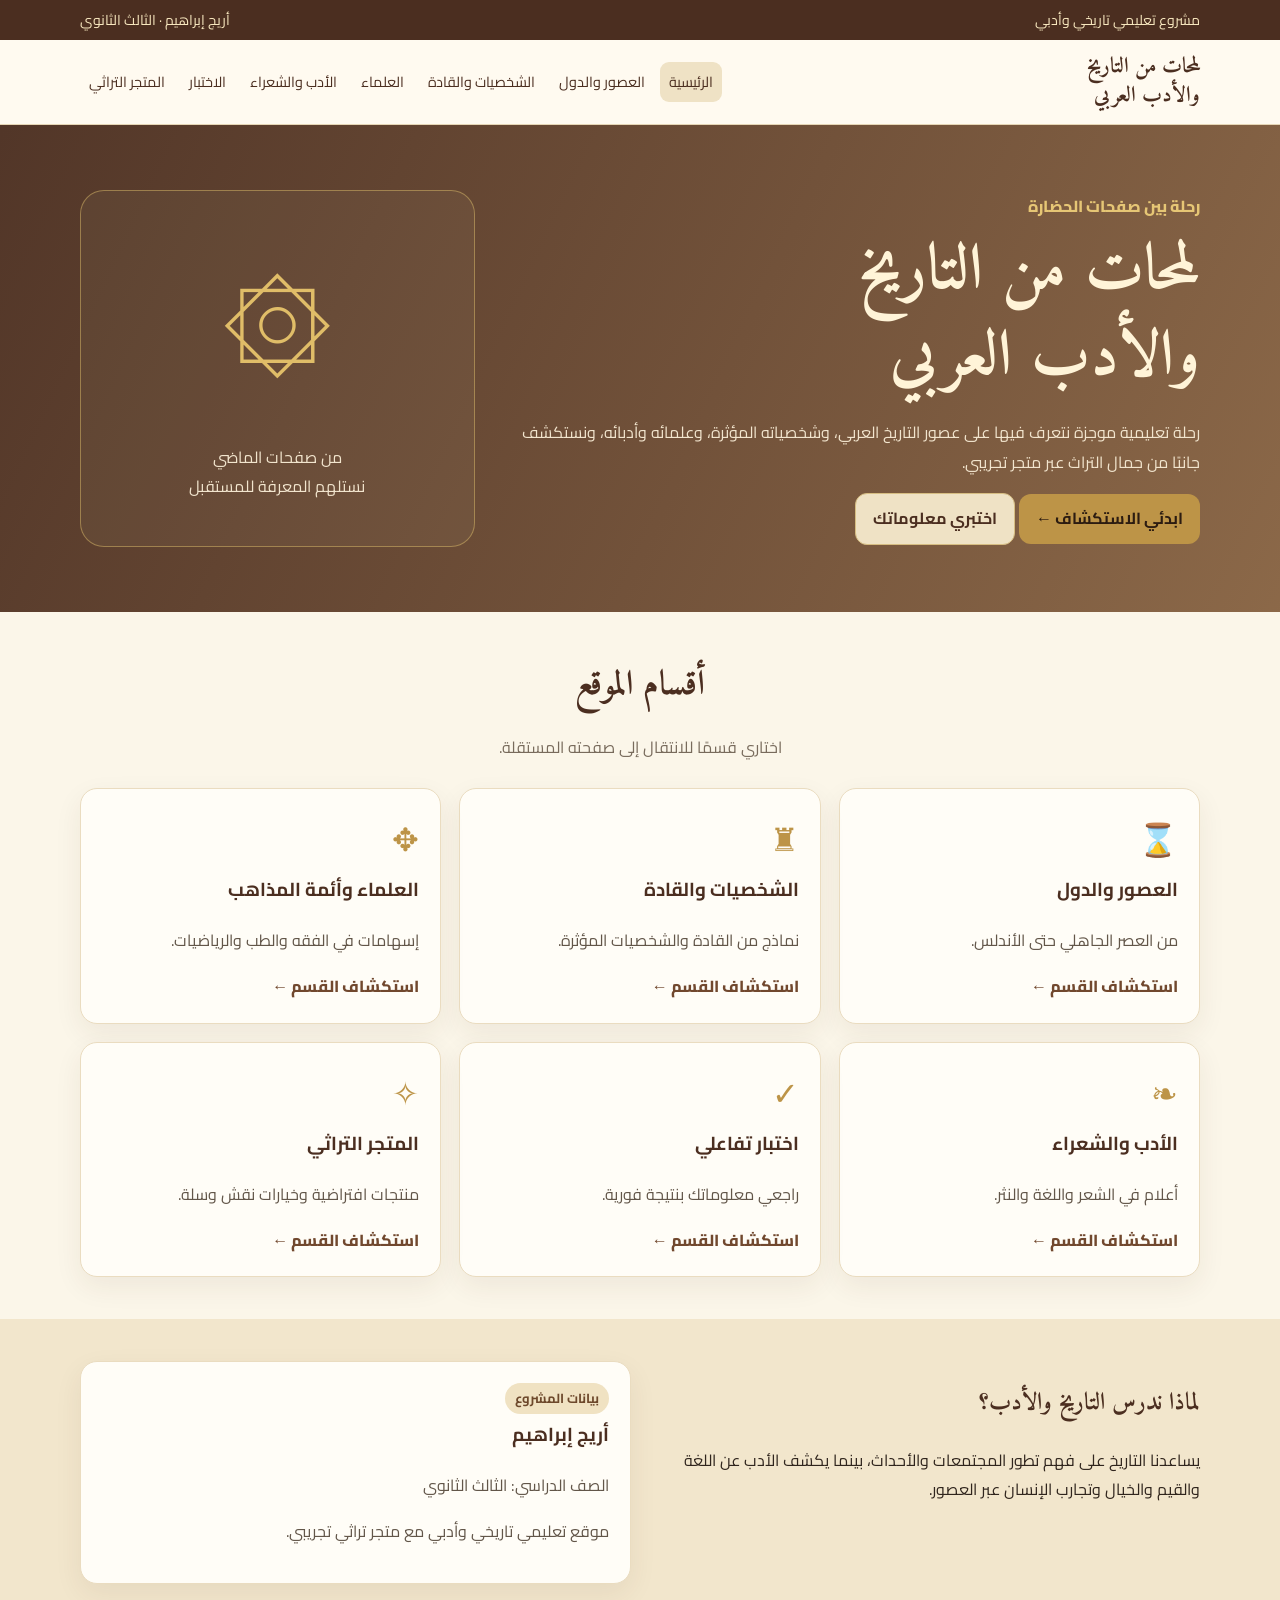
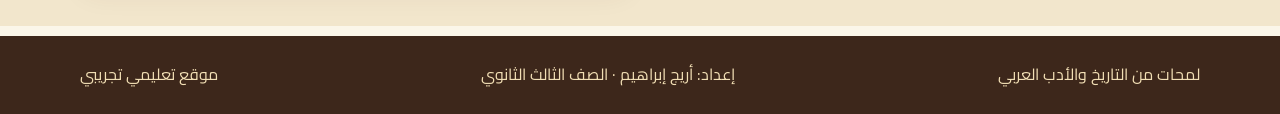
<file: index.html>
<!doctype html><html lang="ar" dir="rtl"><head><meta charset="utf-8"><meta name="viewport" content="width=device-width, initial-scale=1"><meta name="description" content="لمحات من التاريخ والأدب العربي"><title>الرئيسية | لمحات من التاريخ والأدب العربي</title><link rel="stylesheet" href="css/style.css"></head><body><div class="topbar"><div class="container"><span>مشروع تعليمي تاريخي وأدبي</span><span>أريج إبراهيم · الثالث الثانوي</span></div></div><nav class="navbar"><div class="container navinner"><a class="brand" href="index.html">لمحات من التاريخ<br>والأدب العربي</a><button class="menu-toggle" onclick="toggleMenu()" aria-expanded="false">☰ القائمة</button><div class="navlinks" id="navlinks"><a href="index.html" class="active">الرئيسية</a><a href="eras.html" class="">العصور والدول</a><a href="leaders.html" class="">الشخصيات والقادة</a><a href="scholars.html" class="">العلماء</a><a href="literature.html" class="">الأدب والشعراء</a><a href="quiz.html" class="">الاختبار</a><a href="store.html" class="">المتجر التراثي</a></div></div></nav><main><section class="hero"><div class="container hero-grid"><div><span class="eyebrow">رحلة بين صفحات الحضارة</span><h1>لمحات من التاريخ<br>والأدب العربي</h1><p>رحلة تعليمية موجزة نتعرف فيها على عصور التاريخ العربي، وشخصياته المؤثرة، وعلمائه وأدبائه، ونستكشف جانبًا من جمال التراث عبر متجر تجريبي.</p><a class="btn gold" href="eras.html">ابدئي الاستكشاف ←</a> <a class="btn light" href="quiz.html">اختبري معلوماتك</a></div><div class="hero-art"><div class="symbol">۞</div><p>من صفحات الماضي<br>نستلهم المعرفة للمستقبل</p></div></div></section><section class="section"><div class="container"><div class="section-head"><h2>أقسام الموقع</h2><p>اختاري قسمًا للانتقال إلى صفحته المستقلة.</p></div><div class="grid"><article class="card"><div class="symbol">⌛</div><h3>العصور والدول</h3><p>من العصر الجاهلي حتى الأندلس.</p><a href="eras.html">استكشاف القسم ←</a></article><article class="card"><div class="symbol">♜</div><h3>الشخصيات والقادة</h3><p>نماذج من القادة والشخصيات المؤثرة.</p><a href="leaders.html">استكشاف القسم ←</a></article><article class="card"><div class="symbol">✥</div><h3>العلماء وأئمة المذاهب</h3><p>إسهامات في الفقه والطب والرياضيات.</p><a href="scholars.html">استكشاف القسم ←</a></article><article class="card"><div class="symbol">❧</div><h3>الأدب والشعراء</h3><p>أعلام في الشعر واللغة والنثر.</p><a href="literature.html">استكشاف القسم ←</a></article><article class="card"><div class="symbol">✓</div><h3>اختبار تفاعلي</h3><p>راجعي معلوماتك بنتيجة فورية.</p><a href="quiz.html">استكشاف القسم ←</a></article><article class="card"><div class="symbol">✧</div><h3>المتجر التراثي</h3><p>منتجات افتراضية وخيارات نقش وسلة.</p><a href="store.html">استكشاف القسم ←</a></article></div></div></section><section class="section" style="background:#f2e6cc"><div class="container two-col"><div><h2 style="font-family:Amiri,serif;color:var(--brown)">لماذا ندرس التاريخ والأدب؟</h2><p>يساعدنا التاريخ على فهم تطور المجتمعات والأحداث، بينما يكشف الأدب عن اللغة والقيم والخيال وتجارب الإنسان عبر العصور.</p></div><div class="card"><span class="pill">بيانات المشروع</span><h3>أريج إبراهيم</h3><p>الصف الدراسي: الثالث الثانوي</p><p>موقع تعليمي تاريخي وأدبي مع متجر تراثي تجريبي.</p></div></div></section></main><footer class="footer"><div class="container"><p>لمحات من التاريخ والأدب العربي</p><p>إعداد: أريج إبراهيم · الصف الثالث الثانوي</p><p>موقع تعليمي تجريبي</p></div></footer><script src="js/common.js"></script></body></html>
</file>
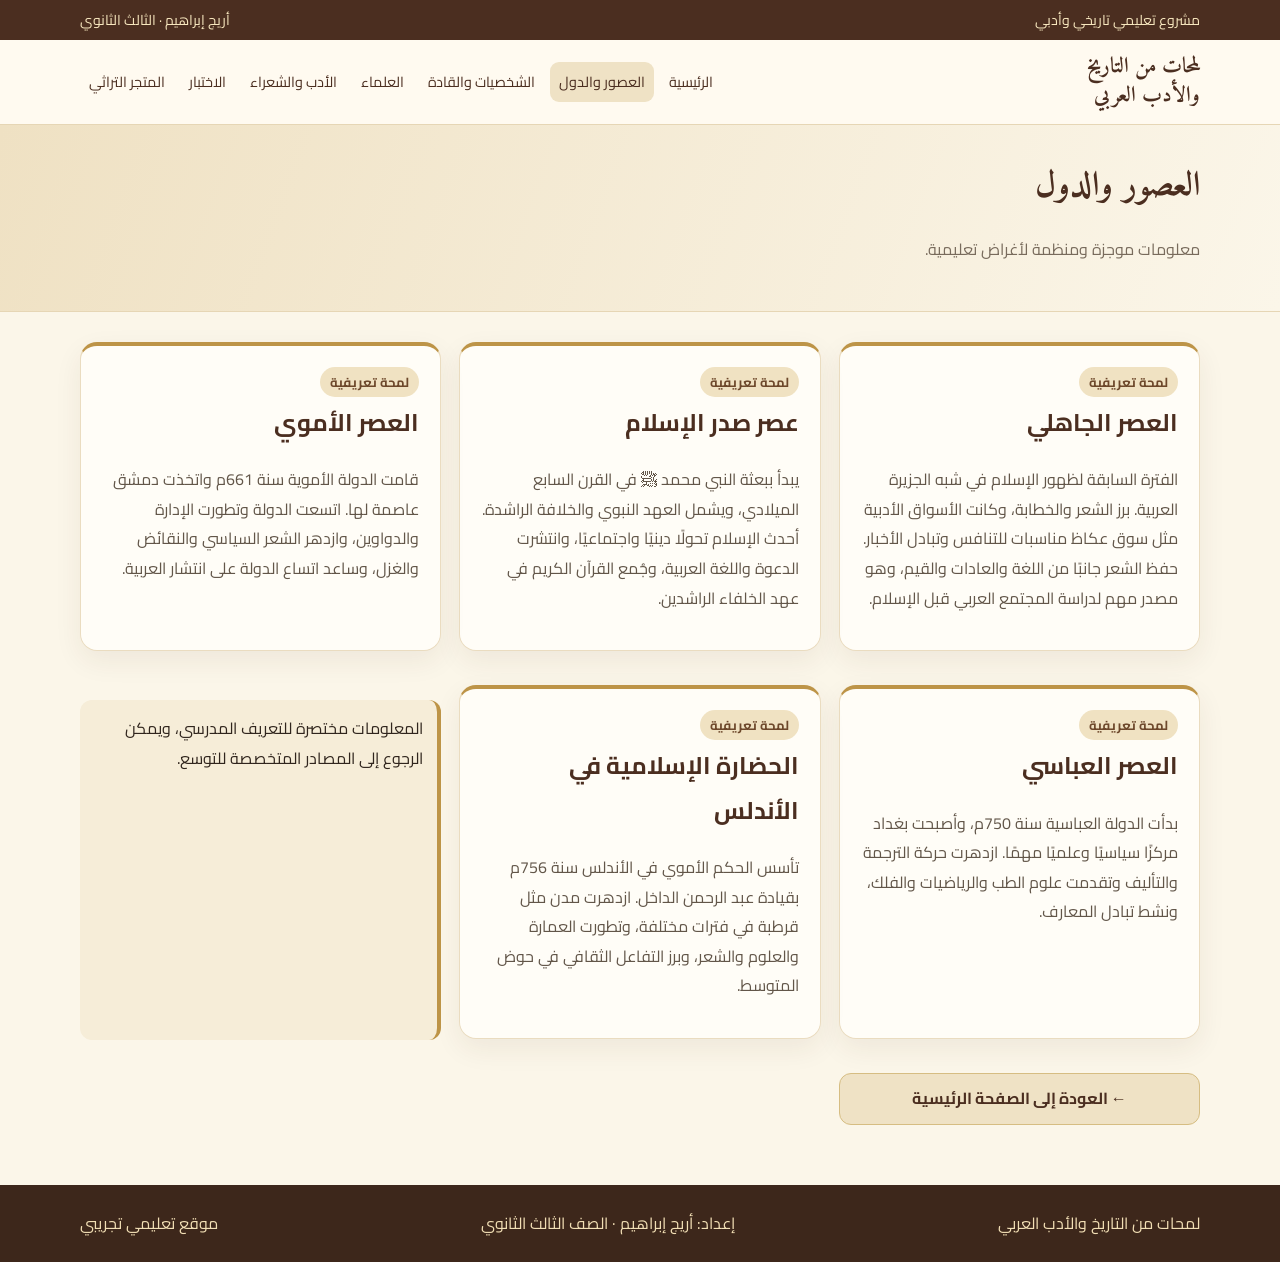
<file: eras.html>
<!doctype html><html lang="ar" dir="rtl"><head><meta charset="utf-8"><meta name="viewport" content="width=device-width, initial-scale=1"><meta name="description" content="لمحات من التاريخ والأدب العربي"><title>العصور والدول | لمحات من التاريخ والأدب العربي</title><link rel="stylesheet" href="css/style.css"></head><body><div class="topbar"><div class="container"><span>مشروع تعليمي تاريخي وأدبي</span><span>أريج إبراهيم · الثالث الثانوي</span></div></div><nav class="navbar"><div class="container navinner"><a class="brand" href="index.html">لمحات من التاريخ<br>والأدب العربي</a><button class="menu-toggle" onclick="toggleMenu()" aria-expanded="false">☰ القائمة</button><div class="navlinks" id="navlinks"><a href="index.html" class="">الرئيسية</a><a href="eras.html" class="active">العصور والدول</a><a href="leaders.html" class="">الشخصيات والقادة</a><a href="scholars.html" class="">العلماء</a><a href="literature.html" class="">الأدب والشعراء</a><a href="quiz.html" class="">الاختبار</a><a href="store.html" class="">المتجر التراثي</a></div></div></nav><header class="page-heading"><div class="container"><h1>العصور والدول</h1><p>معلومات موجزة ومنظمة لأغراض تعليمية.</p></div></header><main class="content"><div class="container grid"><article class="info-card person-card"><span class="pill">لمحة تعريفية</span><h2>العصر الجاهلي</h2><p>الفترة السابقة لظهور الإسلام في شبه الجزيرة العربية. برز الشعر والخطابة، وكانت الأسواق الأدبية مثل سوق عكاظ مناسبات للتنافس وتبادل الأخبار. حفظ الشعر جانبًا من اللغة والعادات والقيم، وهو مصدر مهم لدراسة المجتمع العربي قبل الإسلام.</p></article><article class="info-card person-card"><span class="pill">لمحة تعريفية</span><h2>عصر صدر الإسلام</h2><p>يبدأ ببعثة النبي محمد ﷺ في القرن السابع الميلادي، ويشمل العهد النبوي والخلافة الراشدة. أحدث الإسلام تحولًا دينيًا واجتماعيًا، وانتشرت الدعوة واللغة العربية، وجُمع القرآن الكريم في عهد الخلفاء الراشدين.</p></article><article class="info-card person-card"><span class="pill">لمحة تعريفية</span><h2>العصر الأموي</h2><p>قامت الدولة الأموية سنة 661م واتخذت دمشق عاصمة لها. اتسعت الدولة وتطورت الإدارة والدواوين، وازدهر الشعر السياسي والنقائض والغزل، وساعد اتساع الدولة على انتشار العربية.</p></article><article class="info-card person-card"><span class="pill">لمحة تعريفية</span><h2>العصر العباسي</h2><p>بدأت الدولة العباسية سنة 750م، وأصبحت بغداد مركزًا سياسيًا وعلميًا مهمًا. ازدهرت حركة الترجمة والتأليف وتقدمت علوم الطب والرياضيات والفلك، ونشط تبادل المعارف.</p></article><article class="info-card person-card"><span class="pill">لمحة تعريفية</span><h2>الحضارة الإسلامية في الأندلس</h2><p>تأسس الحكم الأموي في الأندلس سنة 756م بقيادة عبد الرحمن الداخل. ازدهرت مدن مثل قرطبة في فترات مختلفة، وتطورت العمارة والعلوم والشعر، وبرز التفاعل الثقافي في حوض المتوسط.</p></article><p class="notice">المعلومات مختصرة للتعريف المدرسي، ويمكن الرجوع إلى المصادر المتخصصة للتوسع.</p><a class="btn light" href="index.html">← العودة إلى الصفحة الرئيسية</a></div></main><footer class="footer"><div class="container"><p>لمحات من التاريخ والأدب العربي</p><p>إعداد: أريج إبراهيم · الصف الثالث الثانوي</p><p>موقع تعليمي تجريبي</p></div></footer><script src="js/common.js"></script></body></html>
</file>
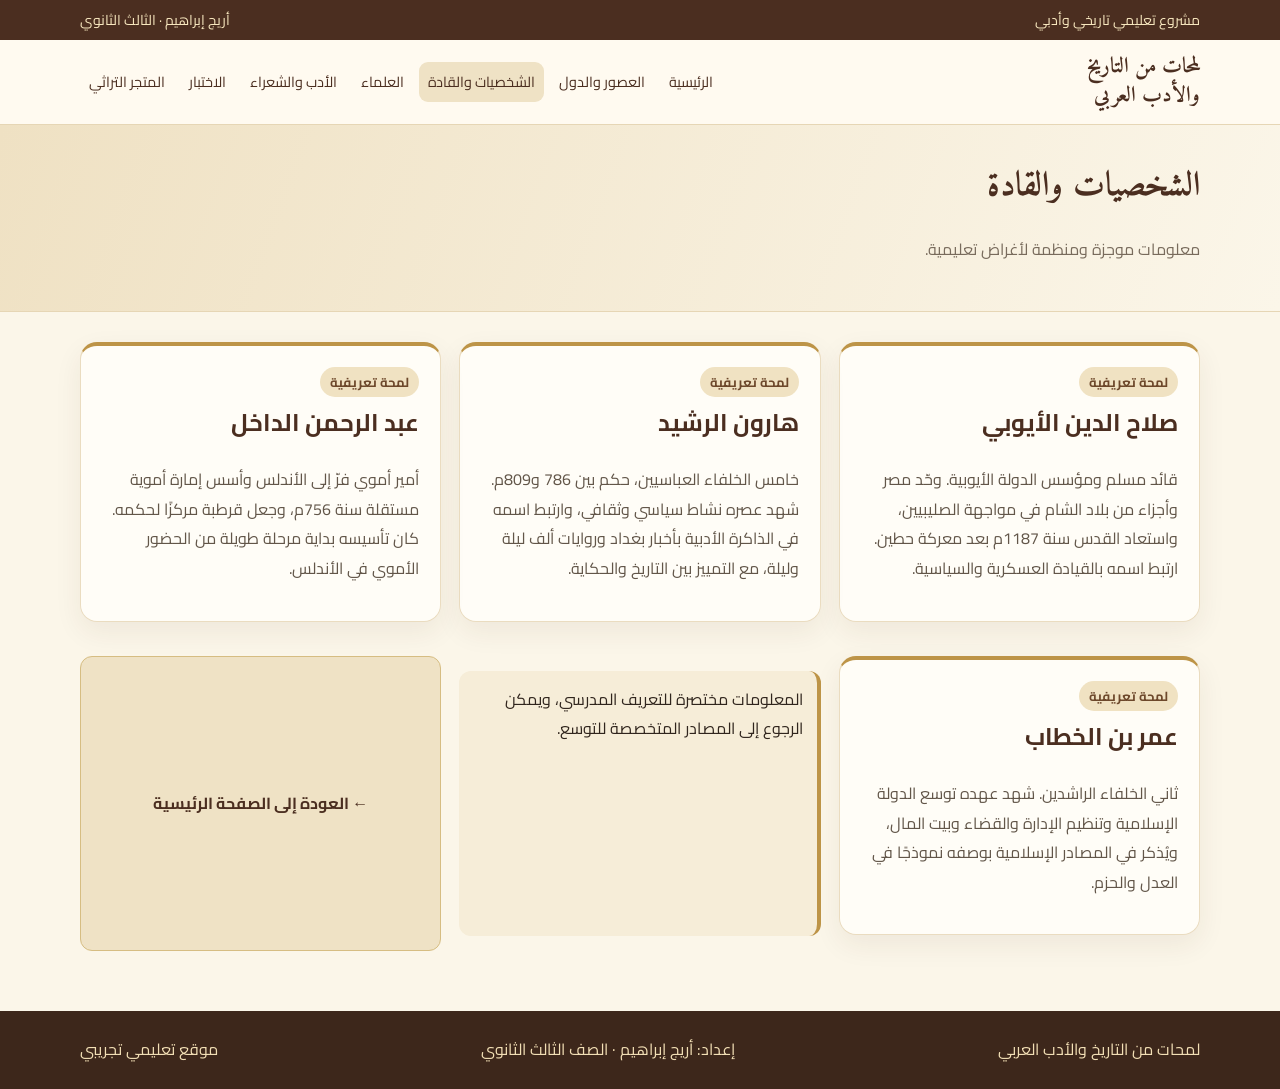
<file: leaders.html>
<!doctype html><html lang="ar" dir="rtl"><head><meta charset="utf-8"><meta name="viewport" content="width=device-width, initial-scale=1"><meta name="description" content="لمحات من التاريخ والأدب العربي"><title>الشخصيات والقادة | لمحات من التاريخ والأدب العربي</title><link rel="stylesheet" href="css/style.css"></head><body><div class="topbar"><div class="container"><span>مشروع تعليمي تاريخي وأدبي</span><span>أريج إبراهيم · الثالث الثانوي</span></div></div><nav class="navbar"><div class="container navinner"><a class="brand" href="index.html">لمحات من التاريخ<br>والأدب العربي</a><button class="menu-toggle" onclick="toggleMenu()" aria-expanded="false">☰ القائمة</button><div class="navlinks" id="navlinks"><a href="index.html" class="">الرئيسية</a><a href="eras.html" class="">العصور والدول</a><a href="leaders.html" class="active">الشخصيات والقادة</a><a href="scholars.html" class="">العلماء</a><a href="literature.html" class="">الأدب والشعراء</a><a href="quiz.html" class="">الاختبار</a><a href="store.html" class="">المتجر التراثي</a></div></div></nav><header class="page-heading"><div class="container"><h1>الشخصيات والقادة</h1><p>معلومات موجزة ومنظمة لأغراض تعليمية.</p></div></header><main class="content"><div class="container grid"><article class="info-card person-card"><span class="pill">لمحة تعريفية</span><h2>صلاح الدين الأيوبي</h2><p>قائد مسلم ومؤسس الدولة الأيوبية. وحّد مصر وأجزاء من بلاد الشام في مواجهة الصليبيين، واستعاد القدس سنة 1187م بعد معركة حطين. ارتبط اسمه بالقيادة العسكرية والسياسية.</p></article><article class="info-card person-card"><span class="pill">لمحة تعريفية</span><h2>هارون الرشيد</h2><p>خامس الخلفاء العباسيين، حكم بين 786 و809م. شهد عصره نشاط سياسي وثقافي، وارتبط اسمه في الذاكرة الأدبية بأخبار بغداد وروايات ألف ليلة وليلة، مع التمييز بين التاريخ والحكاية.</p></article><article class="info-card person-card"><span class="pill">لمحة تعريفية</span><h2>عبد الرحمن الداخل</h2><p>أمير أموي فرّ إلى الأندلس وأسس إمارة أموية مستقلة سنة 756م، وجعل قرطبة مركزًا لحكمه. كان تأسيسه بداية مرحلة طويلة من الحضور الأموي في الأندلس.</p></article><article class="info-card person-card"><span class="pill">لمحة تعريفية</span><h2>عمر بن الخطاب</h2><p>ثاني الخلفاء الراشدين. شهد عهده توسع الدولة الإسلامية وتنظيم الإدارة والقضاء وبيت المال، ويُذكر في المصادر الإسلامية بوصفه نموذجًا في العدل والحزم.</p></article><p class="notice">المعلومات مختصرة للتعريف المدرسي، ويمكن الرجوع إلى المصادر المتخصصة للتوسع.</p><a class="btn light" href="index.html">← العودة إلى الصفحة الرئيسية</a></div></main><footer class="footer"><div class="container"><p>لمحات من التاريخ والأدب العربي</p><p>إعداد: أريج إبراهيم · الصف الثالث الثانوي</p><p>موقع تعليمي تجريبي</p></div></footer><script src="js/common.js"></script></body></html>
</file>
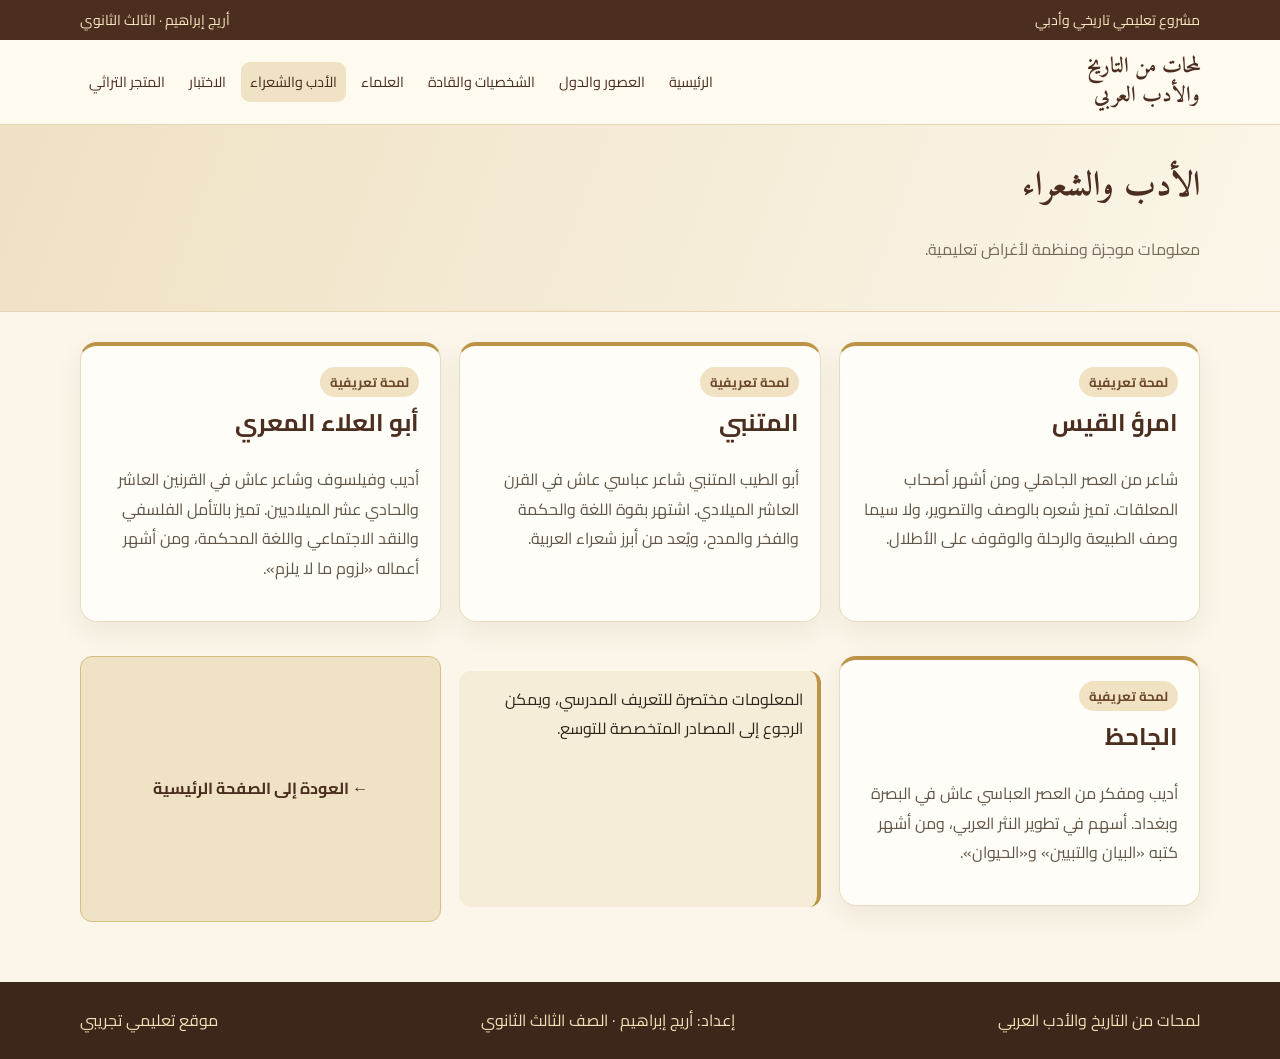
<file: literature.html>
<!doctype html><html lang="ar" dir="rtl"><head><meta charset="utf-8"><meta name="viewport" content="width=device-width, initial-scale=1"><meta name="description" content="لمحات من التاريخ والأدب العربي"><title>الأدب والشعراء | لمحات من التاريخ والأدب العربي</title><link rel="stylesheet" href="css/style.css"></head><body><div class="topbar"><div class="container"><span>مشروع تعليمي تاريخي وأدبي</span><span>أريج إبراهيم · الثالث الثانوي</span></div></div><nav class="navbar"><div class="container navinner"><a class="brand" href="index.html">لمحات من التاريخ<br>والأدب العربي</a><button class="menu-toggle" onclick="toggleMenu()" aria-expanded="false">☰ القائمة</button><div class="navlinks" id="navlinks"><a href="index.html" class="">الرئيسية</a><a href="eras.html" class="">العصور والدول</a><a href="leaders.html" class="">الشخصيات والقادة</a><a href="scholars.html" class="">العلماء</a><a href="literature.html" class="active">الأدب والشعراء</a><a href="quiz.html" class="">الاختبار</a><a href="store.html" class="">المتجر التراثي</a></div></div></nav><header class="page-heading"><div class="container"><h1>الأدب والشعراء</h1><p>معلومات موجزة ومنظمة لأغراض تعليمية.</p></div></header><main class="content"><div class="container grid"><article class="info-card person-card"><span class="pill">لمحة تعريفية</span><h2>امرؤ القيس</h2><p>شاعر من العصر الجاهلي ومن أشهر أصحاب المعلقات. تميز شعره بالوصف والتصوير، ولا سيما وصف الطبيعة والرحلة والوقوف على الأطلال.</p></article><article class="info-card person-card"><span class="pill">لمحة تعريفية</span><h2>المتنبي</h2><p>أبو الطيب المتنبي شاعر عباسي عاش في القرن العاشر الميلادي. اشتهر بقوة اللغة والحكمة والفخر والمدح، ويُعد من أبرز شعراء العربية.</p></article><article class="info-card person-card"><span class="pill">لمحة تعريفية</span><h2>أبو العلاء المعري</h2><p>أديب وفيلسوف وشاعر عاش في القرنين العاشر والحادي عشر الميلاديين. تميز بالتأمل الفلسفي والنقد الاجتماعي واللغة المحكمة، ومن أشهر أعماله «لزوم ما لا يلزم».</p></article><article class="info-card person-card"><span class="pill">لمحة تعريفية</span><h2>الجاحظ</h2><p>أديب ومفكر من العصر العباسي عاش في البصرة وبغداد. أسهم في تطوير النثر العربي، ومن أشهر كتبه «البيان والتبيين» و«الحيوان».</p></article><p class="notice">المعلومات مختصرة للتعريف المدرسي، ويمكن الرجوع إلى المصادر المتخصصة للتوسع.</p><a class="btn light" href="index.html">← العودة إلى الصفحة الرئيسية</a></div></main><footer class="footer"><div class="container"><p>لمحات من التاريخ والأدب العربي</p><p>إعداد: أريج إبراهيم · الصف الثالث الثانوي</p><p>موقع تعليمي تجريبي</p></div></footer><script src="js/common.js"></script></body></html>
</file>
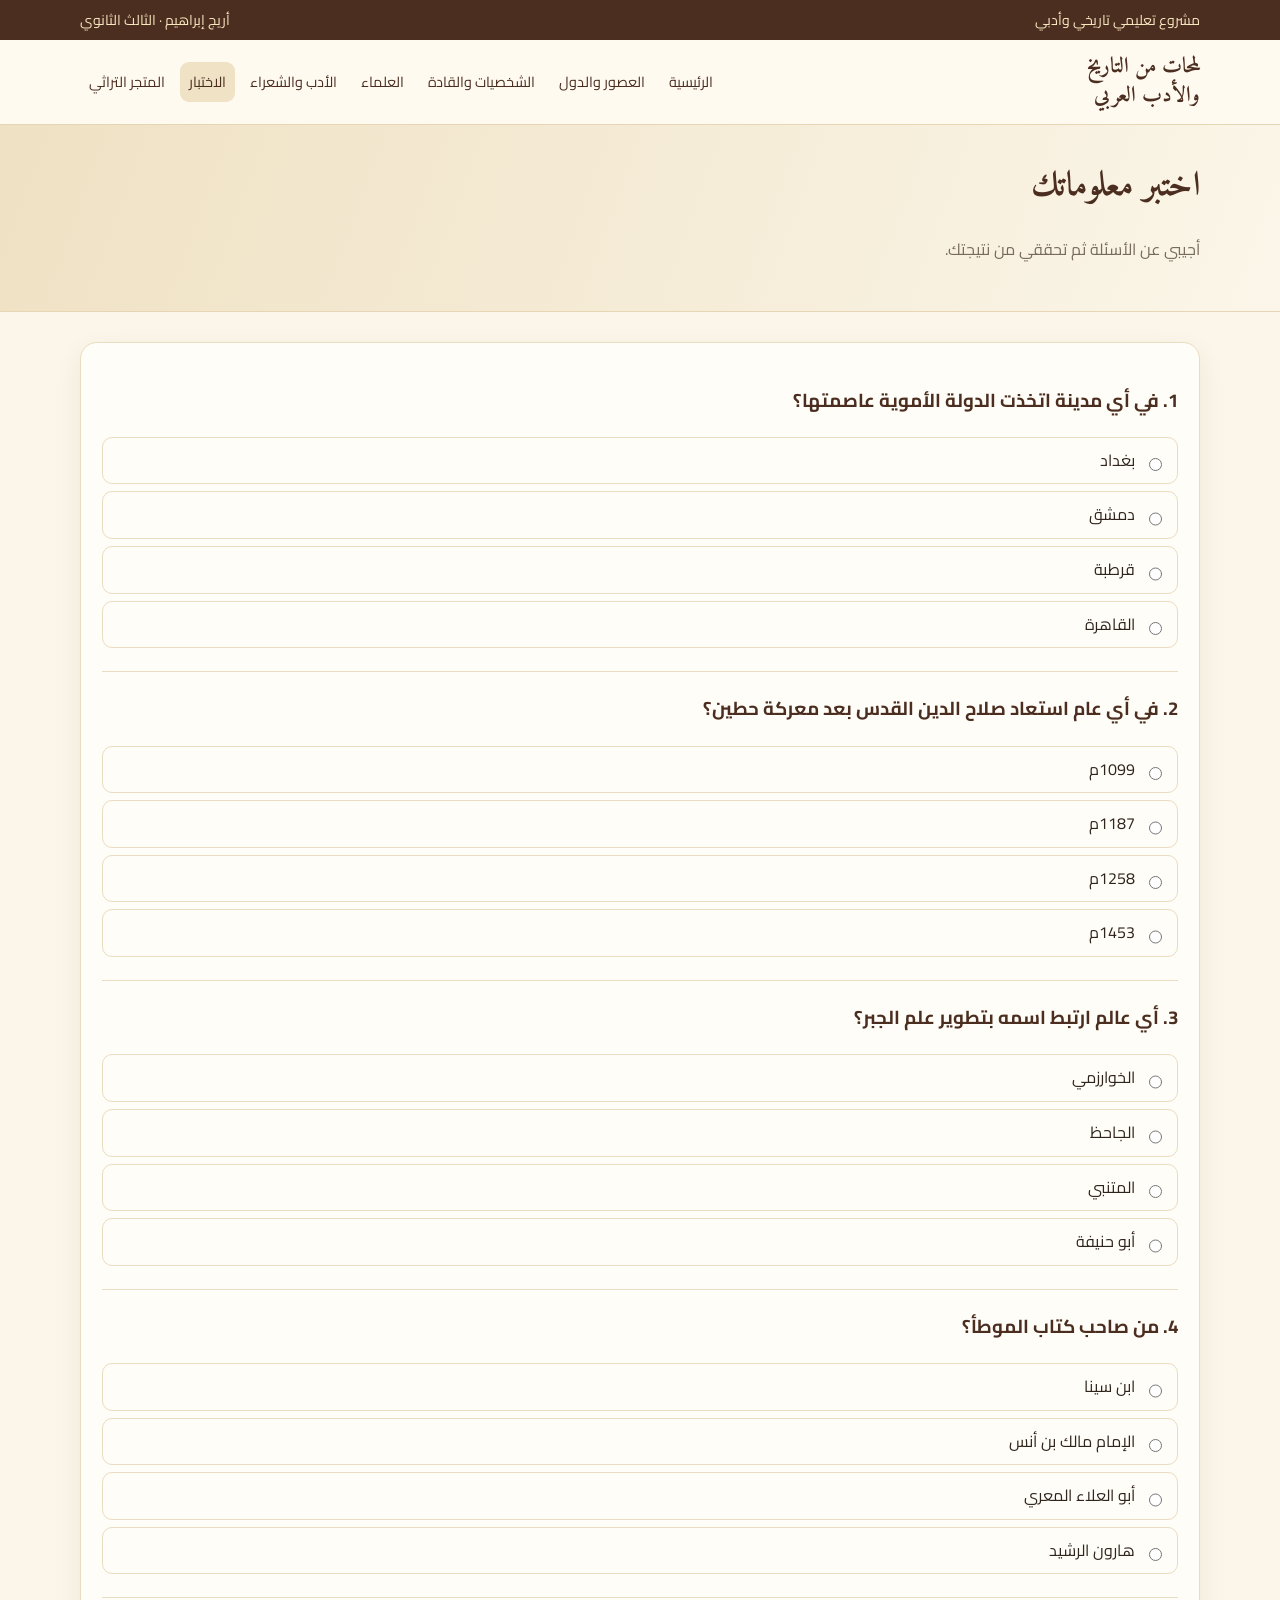
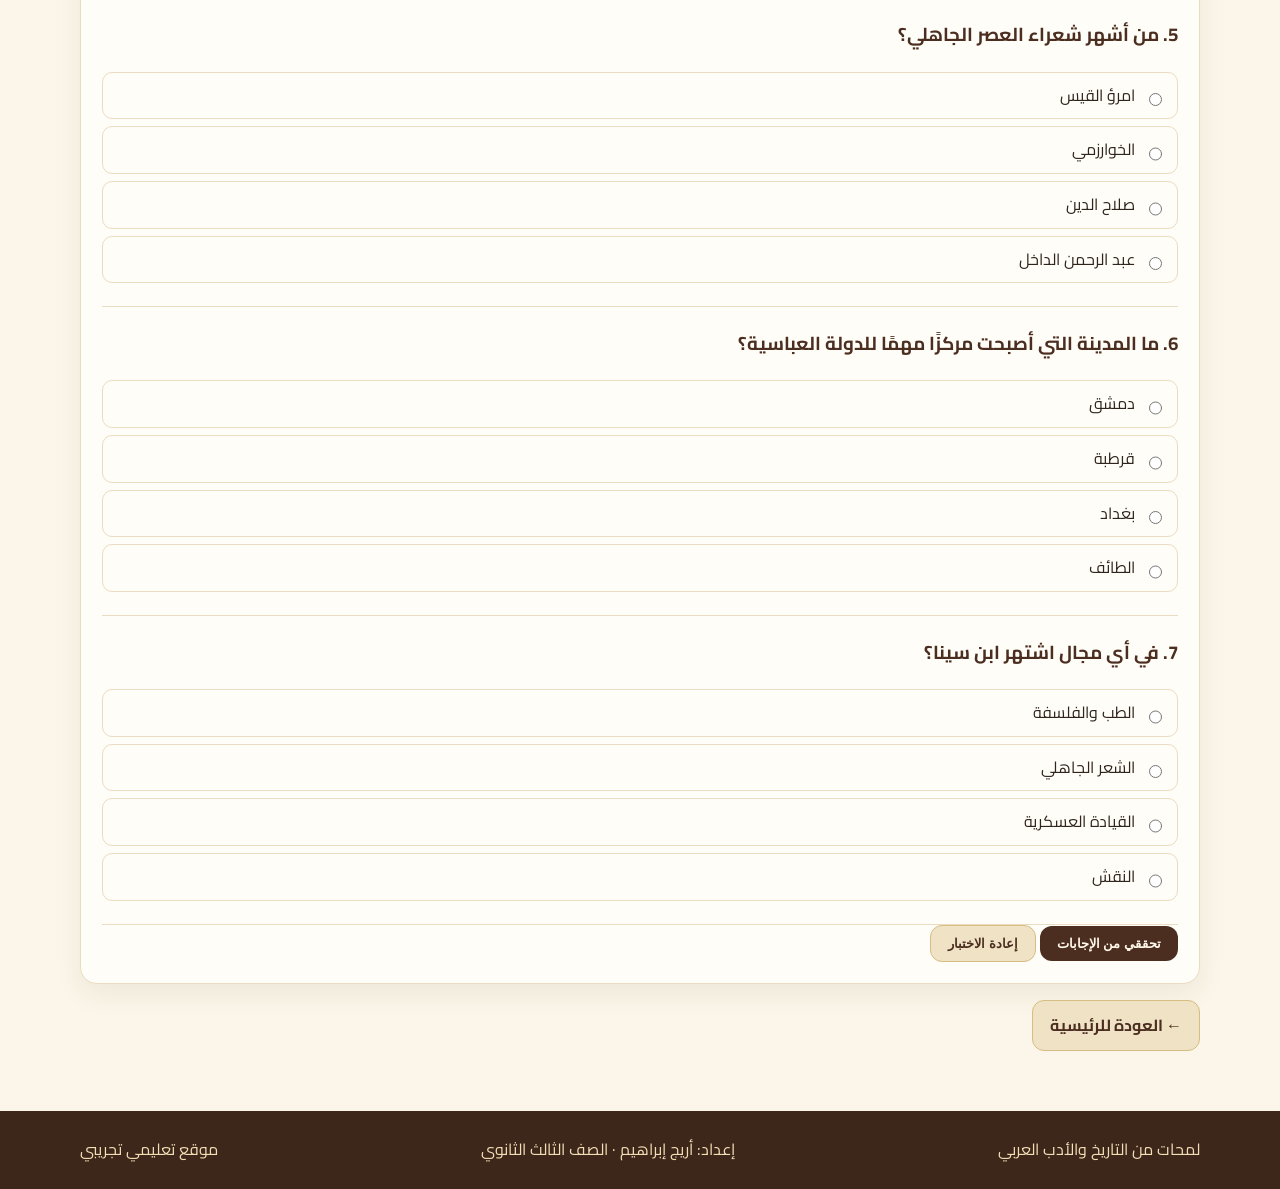
<file: quiz.html>
<!doctype html><html lang="ar" dir="rtl"><head><meta charset="utf-8"><meta name="viewport" content="width=device-width, initial-scale=1"><meta name="description" content="لمحات من التاريخ والأدب العربي"><title>الاختبار | لمحات من التاريخ والأدب العربي</title><link rel="stylesheet" href="css/style.css"></head><body><div class="topbar"><div class="container"><span>مشروع تعليمي تاريخي وأدبي</span><span>أريج إبراهيم · الثالث الثانوي</span></div></div><nav class="navbar"><div class="container navinner"><a class="brand" href="index.html">لمحات من التاريخ<br>والأدب العربي</a><button class="menu-toggle" onclick="toggleMenu()" aria-expanded="false">☰ القائمة</button><div class="navlinks" id="navlinks"><a href="index.html" class="">الرئيسية</a><a href="eras.html" class="">العصور والدول</a><a href="leaders.html" class="">الشخصيات والقادة</a><a href="scholars.html" class="">العلماء</a><a href="literature.html" class="">الأدب والشعراء</a><a href="quiz.html" class="active">الاختبار</a><a href="store.html" class="">المتجر التراثي</a></div></div></nav><header class="page-heading"><div class="container"><h1>اختبر معلوماتك</h1><p>أجيبي عن الأسئلة ثم تحققي من نتيجتك.</p></div></header><main class="content"><div class="container"><form id="quizForm" class="info-card"><div class="quiz-question"><h3>1. في أي مدينة اتخذت الدولة الأموية عاصمتها؟</h3><label class="option"><input type="radio" name="q0" value="0"><span>بغداد</span></label><label class="option"><input type="radio" name="q0" value="1"><span>دمشق</span></label><label class="option"><input type="radio" name="q0" value="2"><span>قرطبة</span></label><label class="option"><input type="radio" name="q0" value="3"><span>القاهرة</span></label></div><div class="quiz-question"><h3>2. في أي عام استعاد صلاح الدين القدس بعد معركة حطين؟</h3><label class="option"><input type="radio" name="q1" value="0"><span>1099م</span></label><label class="option"><input type="radio" name="q1" value="1"><span>1187م</span></label><label class="option"><input type="radio" name="q1" value="2"><span>1258م</span></label><label class="option"><input type="radio" name="q1" value="3"><span>1453م</span></label></div><div class="quiz-question"><h3>3. أي عالم ارتبط اسمه بتطوير علم الجبر؟</h3><label class="option"><input type="radio" name="q2" value="0"><span>الخوارزمي</span></label><label class="option"><input type="radio" name="q2" value="1"><span>الجاحظ</span></label><label class="option"><input type="radio" name="q2" value="2"><span>المتنبي</span></label><label class="option"><input type="radio" name="q2" value="3"><span>أبو حنيفة</span></label></div><div class="quiz-question"><h3>4. من صاحب كتاب الموطأ؟</h3><label class="option"><input type="radio" name="q3" value="0"><span>ابن سينا</span></label><label class="option"><input type="radio" name="q3" value="1"><span>الإمام مالك بن أنس</span></label><label class="option"><input type="radio" name="q3" value="2"><span>أبو العلاء المعري</span></label><label class="option"><input type="radio" name="q3" value="3"><span>هارون الرشيد</span></label></div><div class="quiz-question"><h3>5. من أشهر شعراء العصر الجاهلي؟</h3><label class="option"><input type="radio" name="q4" value="0"><span>امرؤ القيس</span></label><label class="option"><input type="radio" name="q4" value="1"><span>الخوارزمي</span></label><label class="option"><input type="radio" name="q4" value="2"><span>صلاح الدين</span></label><label class="option"><input type="radio" name="q4" value="3"><span>عبد الرحمن الداخل</span></label></div><div class="quiz-question"><h3>6. ما المدينة التي أصبحت مركزًا مهمًا للدولة العباسية؟</h3><label class="option"><input type="radio" name="q5" value="0"><span>دمشق</span></label><label class="option"><input type="radio" name="q5" value="1"><span>قرطبة</span></label><label class="option"><input type="radio" name="q5" value="2"><span>بغداد</span></label><label class="option"><input type="radio" name="q5" value="3"><span>الطائف</span></label></div><div class="quiz-question"><h3>7. في أي مجال اشتهر ابن سينا؟</h3><label class="option"><input type="radio" name="q6" value="0"><span>الطب والفلسفة</span></label><label class="option"><input type="radio" name="q6" value="1"><span>الشعر الجاهلي</span></label><label class="option"><input type="radio" name="q6" value="2"><span>القيادة العسكرية</span></label><label class="option"><input type="radio" name="q6" value="3"><span>النقش</span></label></div><button type="button" onclick="checkQuiz()">تحققي من الإجابات</button> <button class="btn light" type="button" onclick="resetQuiz()">إعادة الاختبار</button><div id="quizResult" class="feedback hidden" aria-live="polite"></div></form><a class="btn light" href="index.html">← العودة للرئيسية</a></div></main><script>
const answerKey=[1, 1, 0, 1, 0, 2, 0];
function checkQuiz(){let score=0,answered=0;answerKey.forEach((a,i)=>{const x=document.querySelector('input[name="q'+i+'"]:checked');if(x){answered++;if(Number(x.value)===a)score++;}});const r=document.getElementById('quizResult');r.classList.remove('hidden');r.textContent='النتيجة: '+score+' من '+answerKey.length+' إجابات صحيحة. أجبتِ عن '+answered+' من '+answerKey.length+' أسئلة.';}
function resetQuiz(){document.getElementById('quizForm').reset();document.getElementById('quizResult').classList.add('hidden');}
</script><footer class="footer"><div class="container"><p>لمحات من التاريخ والأدب العربي</p><p>إعداد: أريج إبراهيم · الصف الثالث الثانوي</p><p>موقع تعليمي تجريبي</p></div></footer><script src="js/common.js"></script></body></html>
</file>
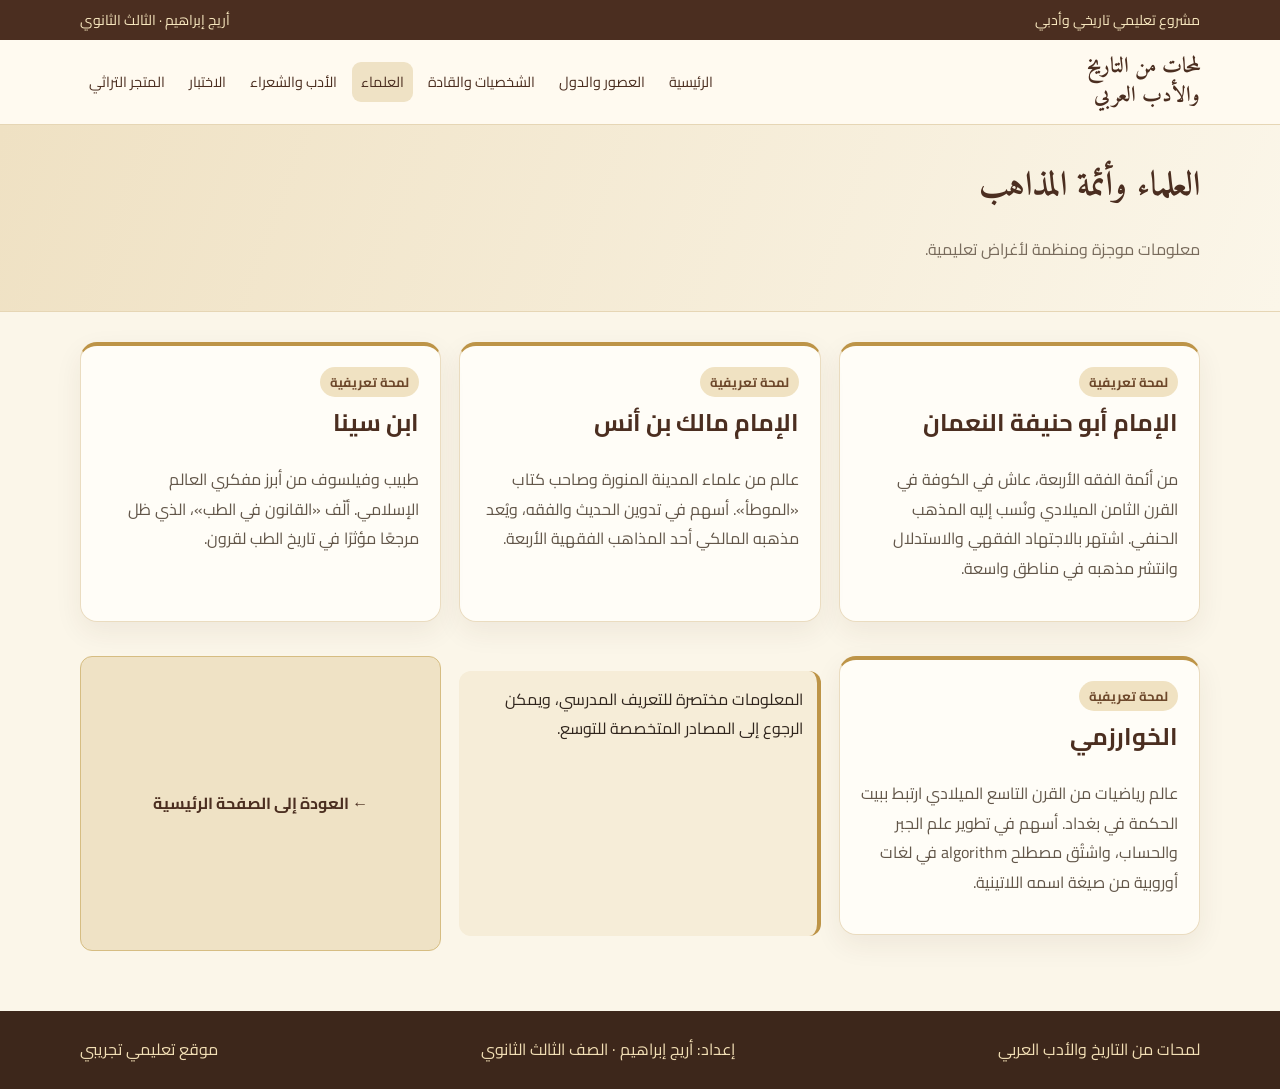
<file: scholars.html>
<!doctype html><html lang="ar" dir="rtl"><head><meta charset="utf-8"><meta name="viewport" content="width=device-width, initial-scale=1"><meta name="description" content="لمحات من التاريخ والأدب العربي"><title>العلماء وأئمة المذاهب | لمحات من التاريخ والأدب العربي</title><link rel="stylesheet" href="css/style.css"></head><body><div class="topbar"><div class="container"><span>مشروع تعليمي تاريخي وأدبي</span><span>أريج إبراهيم · الثالث الثانوي</span></div></div><nav class="navbar"><div class="container navinner"><a class="brand" href="index.html">لمحات من التاريخ<br>والأدب العربي</a><button class="menu-toggle" onclick="toggleMenu()" aria-expanded="false">☰ القائمة</button><div class="navlinks" id="navlinks"><a href="index.html" class="">الرئيسية</a><a href="eras.html" class="">العصور والدول</a><a href="leaders.html" class="">الشخصيات والقادة</a><a href="scholars.html" class="active">العلماء</a><a href="literature.html" class="">الأدب والشعراء</a><a href="quiz.html" class="">الاختبار</a><a href="store.html" class="">المتجر التراثي</a></div></div></nav><header class="page-heading"><div class="container"><h1>العلماء وأئمة المذاهب</h1><p>معلومات موجزة ومنظمة لأغراض تعليمية.</p></div></header><main class="content"><div class="container grid"><article class="info-card person-card"><span class="pill">لمحة تعريفية</span><h2>الإمام أبو حنيفة النعمان</h2><p>من أئمة الفقه الأربعة، عاش في الكوفة في القرن الثامن الميلادي ونُسب إليه المذهب الحنفي. اشتهر بالاجتهاد الفقهي والاستدلال وانتشر مذهبه في مناطق واسعة.</p></article><article class="info-card person-card"><span class="pill">لمحة تعريفية</span><h2>الإمام مالك بن أنس</h2><p>عالم من علماء المدينة المنورة وصاحب كتاب «الموطأ». أسهم في تدوين الحديث والفقه، ويُعد مذهبه المالكي أحد المذاهب الفقهية الأربعة.</p></article><article class="info-card person-card"><span class="pill">لمحة تعريفية</span><h2>ابن سينا</h2><p>طبيب وفيلسوف من أبرز مفكري العالم الإسلامي. ألّف «القانون في الطب»، الذي ظل مرجعًا مؤثرًا في تاريخ الطب لقرون.</p></article><article class="info-card person-card"><span class="pill">لمحة تعريفية</span><h2>الخوارزمي</h2><p>عالم رياضيات من القرن التاسع الميلادي ارتبط ببيت الحكمة في بغداد. أسهم في تطوير علم الجبر والحساب، واشتُق مصطلح algorithm في لغات أوروبية من صيغة اسمه اللاتينية.</p></article><p class="notice">المعلومات مختصرة للتعريف المدرسي، ويمكن الرجوع إلى المصادر المتخصصة للتوسع.</p><a class="btn light" href="index.html">← العودة إلى الصفحة الرئيسية</a></div></main><footer class="footer"><div class="container"><p>لمحات من التاريخ والأدب العربي</p><p>إعداد: أريج إبراهيم · الصف الثالث الثانوي</p><p>موقع تعليمي تجريبي</p></div></footer><script src="js/common.js"></script></body></html>
</file>
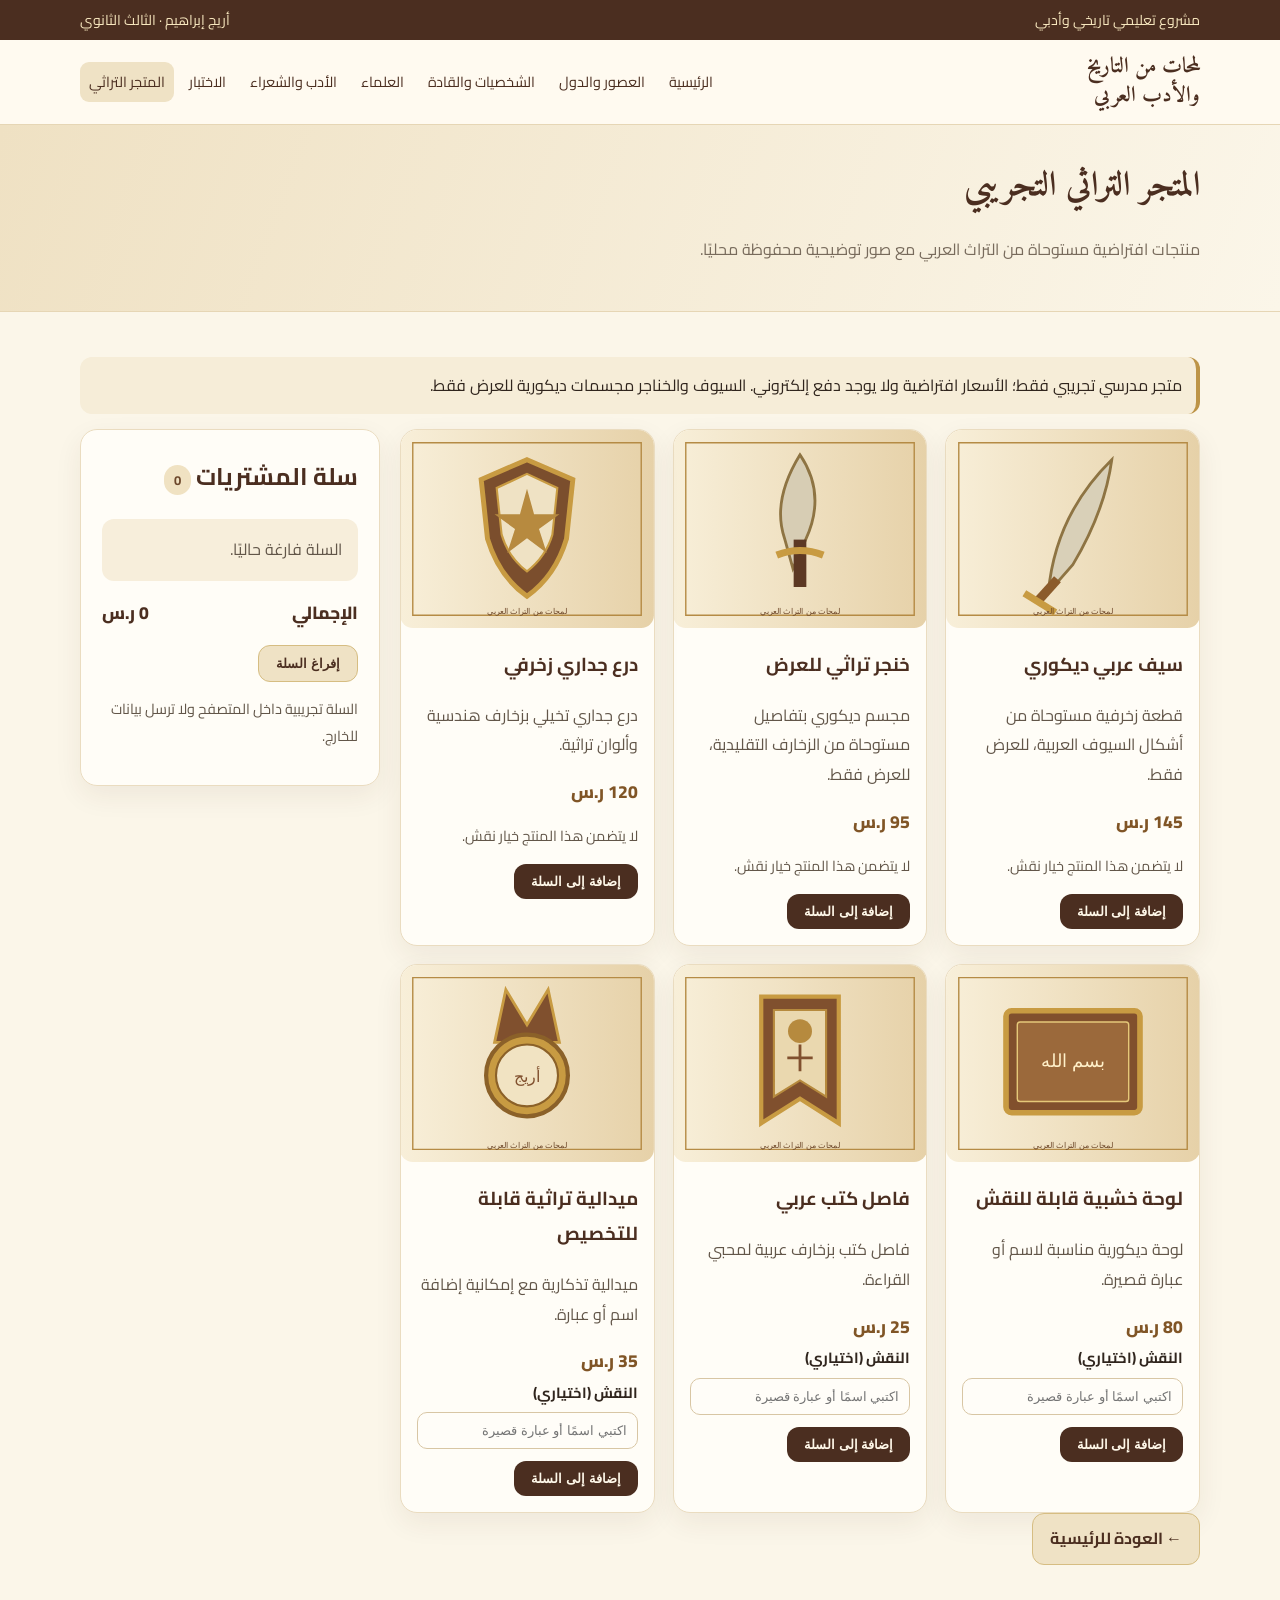
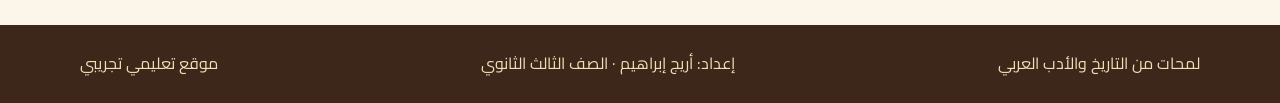
<file: store.html>
<!doctype html><html lang="ar" dir="rtl"><head><meta charset="utf-8"><meta name="viewport" content="width=device-width, initial-scale=1"><meta name="description" content="لمحات من التاريخ والأدب العربي"><title>المتجر التراثي | لمحات من التاريخ والأدب العربي</title><link rel="stylesheet" href="css/style.css"></head><body><div class="topbar"><div class="container"><span>مشروع تعليمي تاريخي وأدبي</span><span>أريج إبراهيم · الثالث الثانوي</span></div></div><nav class="navbar"><div class="container navinner"><a class="brand" href="index.html">لمحات من التاريخ<br>والأدب العربي</a><button class="menu-toggle" onclick="toggleMenu()" aria-expanded="false">☰ القائمة</button><div class="navlinks" id="navlinks"><a href="index.html" class="">الرئيسية</a><a href="eras.html" class="">العصور والدول</a><a href="leaders.html" class="">الشخصيات والقادة</a><a href="scholars.html" class="">العلماء</a><a href="literature.html" class="">الأدب والشعراء</a><a href="quiz.html" class="">الاختبار</a><a href="store.html" class="active">المتجر التراثي</a></div></div></nav><header class="page-heading"><div class="container"><h1>المتجر التراثي التجريبي</h1><p>منتجات افتراضية مستوحاة من التراث العربي مع صور توضيحية محفوظة محليًا.</p></div></header><main class="content"><div class="container"><div class="notice">متجر مدرسي تجريبي فقط؛ الأسعار افتراضية ولا يوجد دفع إلكتروني. السيوف والخناجر مجسمات ديكورية للعرض فقط.</div><div class="shop-layout"><section class="products"><article class="card product-card"><img src="images/sword.svg" alt="رسم توضيحي: سيف عربي ديكوري"><div class="product-body"><h3>سيف عربي ديكوري</h3><p>قطعة زخرفية مستوحاة من أشكال السيوف العربية، للعرض فقط.</p><div class="price">145 ر.س</div><p class="muted">لا يتضمن هذا المنتج خيار نقش.</p><button type="button" onclick="addToCart(0)">إضافة إلى السلة</button></div></article><article class="card product-card"><img src="images/dagger.svg" alt="رسم توضيحي: خنجر تراثي للعرض"><div class="product-body"><h3>خنجر تراثي للعرض</h3><p>مجسم ديكوري بتفاصيل مستوحاة من الزخارف التقليدية، للعرض فقط.</p><div class="price">95 ر.س</div><p class="muted">لا يتضمن هذا المنتج خيار نقش.</p><button type="button" onclick="addToCart(1)">إضافة إلى السلة</button></div></article><article class="card product-card"><img src="images/shield.svg" alt="رسم توضيحي: درع جداري زخرفي"><div class="product-body"><h3>درع جداري زخرفي</h3><p>درع جداري تخيلي بزخارف هندسية وألوان تراثية.</p><div class="price">120 ر.س</div><p class="muted">لا يتضمن هذا المنتج خيار نقش.</p><button type="button" onclick="addToCart(2)">إضافة إلى السلة</button></div></article><article class="card product-card"><img src="images/plaque.svg" alt="رسم توضيحي: لوحة خشبية قابلة للنقش"><div class="product-body"><h3>لوحة خشبية قابلة للنقش</h3><p>لوحة ديكورية مناسبة لاسم أو عبارة قصيرة.</p><div class="price">80 ر.س</div><label class="field-label" for="engrave-3">النقش (اختياري)</label><input class="field" id="engrave-3" maxlength="50" placeholder="اكتبي اسمًا أو عبارة قصيرة"><button type="button" onclick="addToCart(3)">إضافة إلى السلة</button></div></article><article class="card product-card"><img src="images/bookmark.svg" alt="رسم توضيحي: فاصل كتب عربي"><div class="product-body"><h3>فاصل كتب عربي</h3><p>فاصل كتب بزخارف عربية لمحبي القراءة.</p><div class="price">25 ر.س</div><label class="field-label" for="engrave-4">النقش (اختياري)</label><input class="field" id="engrave-4" maxlength="50" placeholder="اكتبي اسمًا أو عبارة قصيرة"><button type="button" onclick="addToCart(4)">إضافة إلى السلة</button></div></article><article class="card product-card"><img src="images/medal.svg" alt="رسم توضيحي: ميدالية تراثية قابلة للتخصيص"><div class="product-body"><h3>ميدالية تراثية قابلة للتخصيص</h3><p>ميدالية تذكارية مع إمكانية إضافة اسم أو عبارة.</p><div class="price">35 ر.س</div><label class="field-label" for="engrave-5">النقش (اختياري)</label><input class="field" id="engrave-5" maxlength="50" placeholder="اكتبي اسمًا أو عبارة قصيرة"><button type="button" onclick="addToCart(5)">إضافة إلى السلة</button></div></article></section><aside class="info-card cart"><h2>سلة المشتريات <span class="pill" id="cartCount">0</span></h2><div id="cartItems"><p class="empty">السلة فارغة حاليًا.</p></div><div class="cart-total"><span>الإجمالي</span><span id="cartTotal">0 ر.س</span></div><button class="btn light" type="button" onclick="clearCart()">إفراغ السلة</button><p class="muted">السلة تجريبية داخل المتصفح ولا ترسل بيانات للخارج.</p></aside></div><a class="btn light" href="index.html">← العودة للرئيسية</a></div></main>
<script>
const products=[{"name": "سيف عربي ديكوري", "price": 145, "custom": false}, {"name": "خنجر تراثي للعرض", "price": 95, "custom": false}, {"name": "درع جداري زخرفي", "price": 120, "custom": false}, {"name": "لوحة خشبية قابلة للنقش", "price": 80, "custom": true}, {"name": "فاصل كتب عربي", "price": 25, "custom": true}, {"name": "ميدالية تراثية قابلة للتخصيص", "price": 35, "custom": true}];let cart=[];
function addToCart(id){const p=products[id];let engraving='';if(p.custom)engraving=(document.getElementById('engrave-'+id).value||'').trim();cart.push({id,name:p.name,price:p.price,engraving,key:Date.now()+Math.random()});renderCart();}
function renderCart(){const holder=document.getElementById('cartItems');document.getElementById('cartCount').textContent=cart.length;document.getElementById('cartTotal').textContent=cart.reduce((s,p)=>s+p.price,0)+' ر.س';if(!cart.length){holder.innerHTML='<p class="empty">السلة فارغة حاليًا.</p>';return;}holder.innerHTML=cart.map(p=>'<div class="cart-item"><strong>'+esc(p.name)+'</strong><span class="muted">السعر الافتراضي: '+p.price+' ر.س</span><span class="muted">النقش: '+(p.engraving?esc(p.engraving):'لا يوجد')+'</span><button class="btn light" type="button" onclick="removeItem('+p.key+')">حذف</button></div>').join('');}
function removeItem(key){cart=cart.filter(p=>p.key!==key);renderCart();}function clearCart(){cart=[];renderCart();}
function esc(s){return s.replace(/[&<>"']/g,c=>({'&':'&amp;','<':'&lt;','>':'&gt;','"':'&quot;',"'":'&#39;'}[c]));}
</script><footer class="footer"><div class="container"><p>لمحات من التاريخ والأدب العربي</p><p>إعداد: أريج إبراهيم · الصف الثالث الثانوي</p><p>موقع تعليمي تجريبي</p></div></footer><script src="js/common.js"></script></body></html>
</file>
<file: css/style.css>
@import url('https://fonts.googleapis.com/css2?family=Amiri:wght@400;700&family=Cairo:wght@400;600;700;800&display=swap');
:root{--brown:#4b2e20;--brown2:#71482e;--gold:#bd9447;--cream:#fbf6e9;--paper:#f2e6cc;--ink:#30251d;--muted:#786b5c;--white:#fffdf7;--shadow:0 10px 28px #4b2e2012}
*{box-sizing:border-box}body{margin:0;background:var(--cream);color:var(--ink);font-family:Cairo,Tahoma,Arial,sans-serif;line-height:1.85}a{color:inherit}button,.btn{cursor:pointer;border:0;border-radius:12px;padding:10px 17px;background:var(--brown);color:#fff8e9;text-decoration:none;display:inline-flex;align-items:center;justify-content:center;gap:8px;font-weight:700}button:hover,.btn:hover{background:var(--brown2)}.btn.gold{background:var(--gold);color:#2c1c11}.btn.light{background:#efe2c5;color:var(--brown);border:1px solid #d6bd82}.container{width:min(1120px,92%);margin:auto}.topbar{background:var(--brown);color:#f8e8bf;padding:7px 0;font-size:.88rem}.topbar .container{display:flex;justify-content:space-between;gap:12px;flex-wrap:wrap}.navbar{background:#fffaf0;border-bottom:1px solid #e6d6b5;position:sticky;top:0;z-index:10}.navinner{display:flex;align-items:center;justify-content:space-between;gap:20px;padding:13px 0}.brand{font-family:Amiri,serif;font-size:1.35rem;color:var(--brown);font-weight:700;text-decoration:none;line-height:1.35}.navlinks{display:flex;align-items:center;gap:6px;flex-wrap:wrap}.navlinks a{font-size:.9rem;text-decoration:none;padding:7px 9px;border-radius:9px;color:var(--brown)}.navlinks a:hover,.navlinks a.active{background:#efe2c5}.menu-toggle{display:none}.hero{background:linear-gradient(115deg,#4b2e20f5,#79512edb);color:#fff4d8;padding:65px 0}.hero-grid{display:grid;grid-template-columns:1.4fr .8fr;gap:35px;align-items:center}.eyebrow{color:#e6c675;font-weight:800}.hero h1{font-family:Amiri,serif;font-size:clamp(2.2rem,5vw,4rem);line-height:1.35;margin:8px 0}.hero p{max-width:680px;color:#f2e5ce}.hero-art{border:1px solid #d9b96880;border-radius:24px;padding:28px;text-align:center;background:#fff1d00c}.symbol{font-size:2rem;color:var(--gold)}.hero-art .symbol{font-size:7rem;color:#e0bd68}.section{padding:42px 0}.section-head{text-align:center;margin-bottom:25px}.section-head h2,.page-heading h1{font-family:Amiri,serif;color:var(--brown);font-size:2.15rem;margin:0}.section-head p,.page-heading p{color:var(--muted)}.grid{display:grid;grid-template-columns:repeat(3,minmax(0,1fr));gap:18px}.card,.info-card{background:var(--white);border:1px solid #eadcc0;border-radius:17px;padding:21px;box-shadow:var(--shadow)}.card h3,.info-card h2,.info-card h3{color:var(--brown);margin-top:4px}.card p,.info-card p{color:#625649}.card a{color:var(--brown2);font-weight:800;text-decoration:none}.page-heading{background:linear-gradient(110deg,#efe1c3,#fbf6e9);border-bottom:1px solid #e6d6b5;padding:30px 0}.content{padding:30px 0 50px}.info-card{margin-bottom:16px}.person-card{border-top:4px solid var(--gold)}.pill{display:inline-block;background:#f0e2c2;color:#6d482b;padding:3px 10px;border-radius:999px;font-size:.82rem;font-weight:700}.two-col{display:grid;grid-template-columns:repeat(2,minmax(0,1fr));gap:18px}.quiz-question{padding:16px 0;border-bottom:1px solid #eadcc0}.option{display:flex;gap:9px;margin:7px 0;padding:8px 12px;border:1px solid #eadcc0;border-radius:10px;background:#fffdf8;cursor:pointer}.option input{margin-top:8px;accent-color:var(--brown)}.feedback,.notice{padding:14px;border-radius:12px;background:#f6edd8;margin:15px 0}.notice{border-right:4px solid var(--gold)}.products{display:grid;grid-template-columns:repeat(3,minmax(0,1fr));gap:18px}.product-card{padding:0;overflow:hidden}.product-card img{width:100%;aspect-ratio:1.28;object-fit:cover;display:block}.product-body{padding:16px}.price{font-weight:800;color:#805526;font-size:1.1rem}.field{display:block;width:100%;padding:10px;border:1px solid #d8c6a4;border-radius:10px;background:#fffdf8;margin:5px 0 12px}.field-label{font-weight:700;font-size:.92rem}.muted{color:var(--muted);font-size:.9rem}.shop-layout{display:grid;grid-template-columns:minmax(0,1fr) 300px;gap:20px;align-items:start}.cart{position:sticky;top:95px}.cart-item{padding:12px 0;border-bottom:1px solid #eadcc0}.cart-item strong,.cart-item .muted{display:block}.cart-total{display:flex;justify-content:space-between;font-size:1.1rem;font-weight:800;margin:15px 0;color:var(--brown)}.empty{padding:16px;background:#f7eedb;border-radius:12px;color:var(--muted)}.footer{background:#3d271b;color:#f2dfb5;padding:24px 0;margin-top:10px}.footer .container{display:flex;justify-content:space-between;gap:16px;flex-wrap:wrap}.footer p{margin:0}.hidden{display:none!important}
@media(max-width:850px){.hero-grid{grid-template-columns:1fr}.hero-art{display:none}.grid,.products{grid-template-columns:repeat(2,minmax(0,1fr))}.shop-layout{grid-template-columns:1fr}.cart{position:static}.menu-toggle{display:inline-flex}.navinner{flex-wrap:wrap}.navlinks{display:none;width:100%;flex-direction:column;align-items:stretch}.navlinks.open{display:flex}.two-col{grid-template-columns:1fr}}
@media(max-width:540px){.grid,.products{grid-template-columns:1fr}.hero{padding:42px 0}.hero h1{font-size:2.3rem}.section{padding:28px 0}.page-heading h1{font-size:1.8rem}}
</file>
